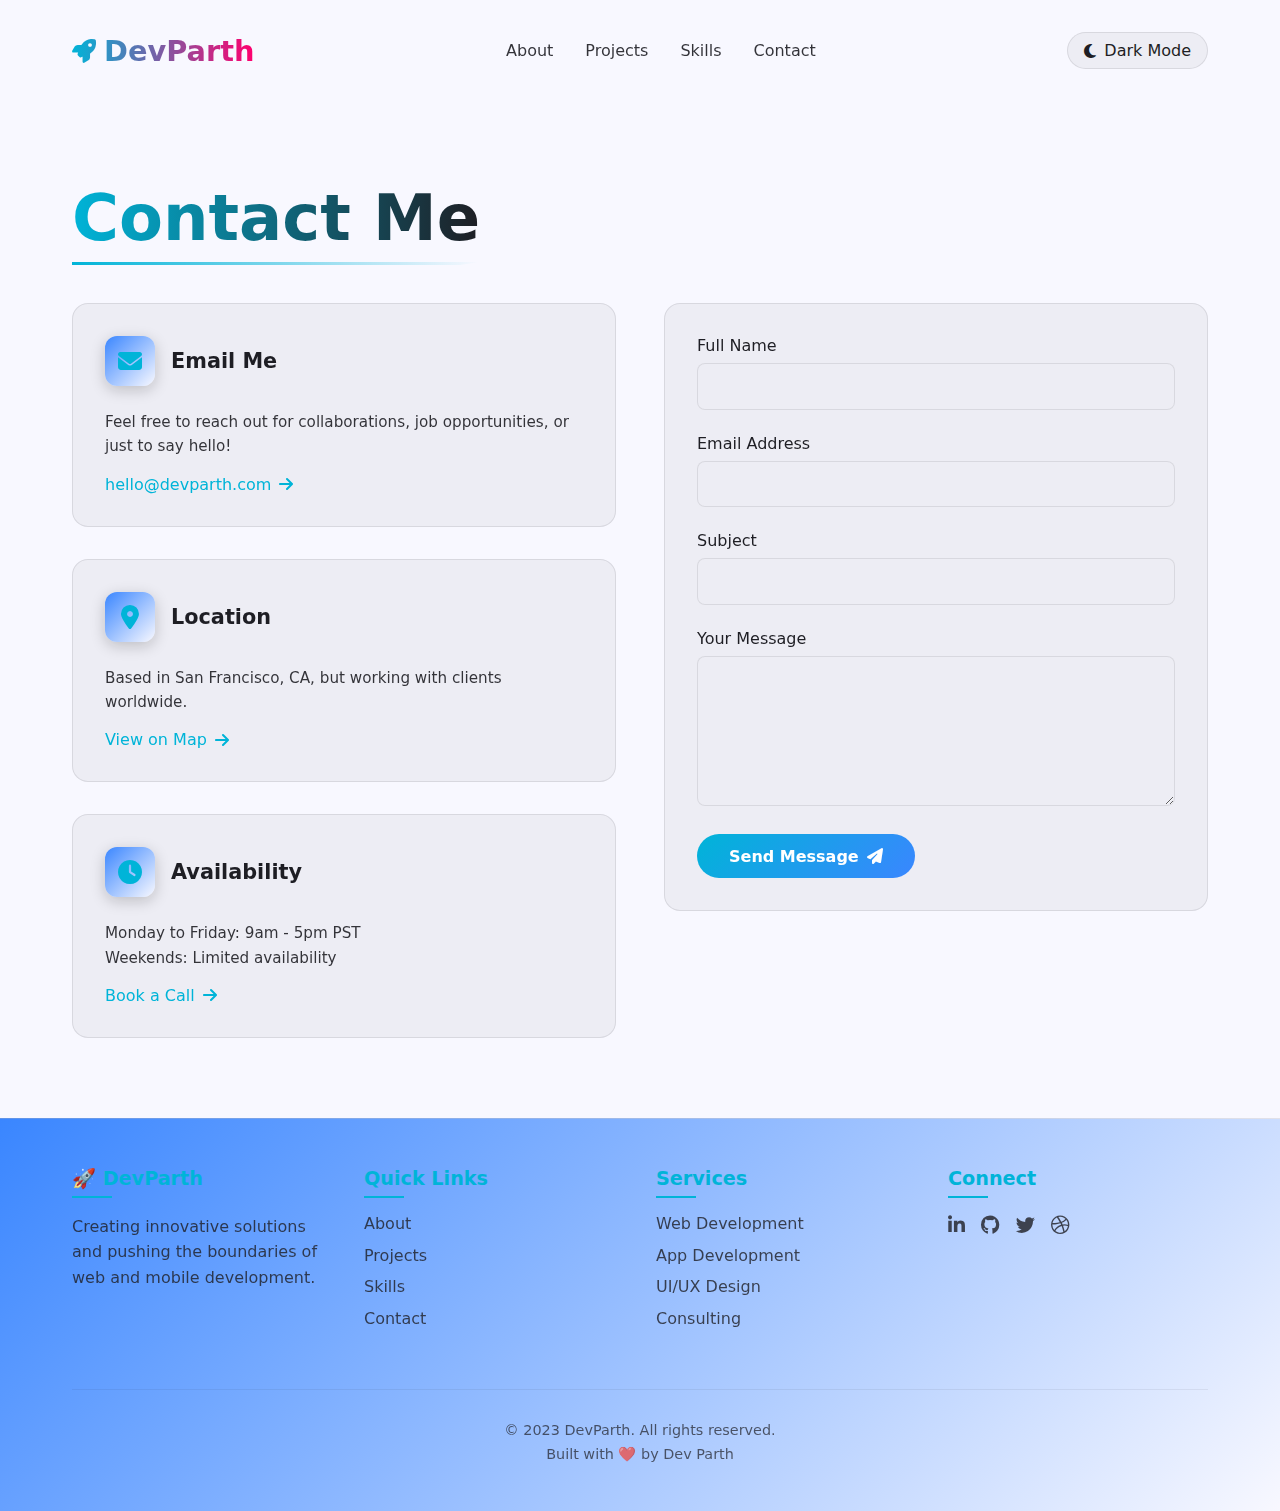
<file: contact.html>
<!DOCTYPE html>
<html lang="en" data-theme="dark">
<head>
    <meta charset="UTF-8">
    <meta name="viewport" content="width=device-width, initial-scale=1.0">
    <title>Dev Parth - Contact</title>
    <link rel="stylesheet" href="https://cdnjs.cloudflare.com/ajax/libs/font-awesome/6.4.0/css/all.min.css">
    <link rel="stylesheet" href="contact.css">
</head>
<body>
    <header>
        <div class="container nav-container">
            <a href="#" class="logo">
                <i class="fas fa-rocket"></i>
                <span>DevParth</span>
            </a>
            <nav class="nav-links">
                <a href="#about">About</a>
                <a href="#projects">Projects</a>
                <a href="#skills">Skills</a>
                <a href="#contact">Contact</a>
            </nav>
            <div class="theme-toggle" id="themeToggle">
                <i class="fas fa-moon"></i>
                <span>Dark Mode</span>
            </div>
        </div>
    </header>

    <section class="contact-section" id="contact">
        <div class="container">
            <h2 class="section-header">Contact Me</h2>
            
            <div class="contact-container">
                <div class="contact-info">
                    <div class="contact-card floating" style="animation-delay: 0.2s;">
                        <div class="contact-card-header">
                            <div class="contact-icon">
                                <i class="fas fa-envelope"></i>
                            </div>
                            <h3 class="contact-title">Email Me</h3>
                        </div>
                        <p class="contact-text">
                            Feel free to reach out for collaborations, job opportunities, or just to say hello!
                        </p>
                        <a href="mailto:hello@devparth.com" class="contact-link">
                            hello@devparth.com
                            <i class="fas fa-arrow-right"></i>
                        </a>
                    </div>
                    
                    <div class="contact-card floating" style="animation-delay: 0.4s;">
                        <div class="contact-card-header">
                            <div class="contact-icon">
                                <i class="fas fa-map-marker-alt"></i>
                            </div>
                            <h3 class="contact-title">Location</h3>
                        </div>
                        <p class="contact-text">
                            Based in San Francisco, CA, but working with clients worldwide.
                        </p>
                        <a href="https://maps.google.com?q=San+Francisco" target="_blank" class="contact-link">
                            View on Map
                            <i class="fas fa-arrow-right"></i>
                        </a>
                    </div>
                    
                    <div class="contact-card floating" style="animation-delay: 0.6s;">
                        <div class="contact-card-header">
                            <div class="contact-icon">
                                <i class="fas fa-clock"></i>
                            </div>
                            <h3 class="contact-title">Availability</h3>
                        </div>
                        <p class="contact-text">
                            Monday to Friday: 9am - 5pm PST<br>
                            Weekends: Limited availability
                        </p>
                        <a href="#" class="contact-link">
                            Book a Call
                            <i class="fas fa-arrow-right"></i>
                        </a>
                    </div>
                </div>
                
                <div class="contact-form">
                    <div class="success-message" id="successMessage">
                        <i class="fas fa-check-circle"></i>
                        Your message has been sent successfully! I'll get back to you soon.
                    </div>
                    <form id="contactForm">
                        <div class="form-group">
                            <label for="name" class="form-label">Full Name</label>
                            <input type="text" id="name" class="form-control" required>
                            <div class="error-message">Please enter your name</div>
                        </div>
                        
                        <div class="form-group">
                            <label for="email" class="form-label">Email Address</label>
                            <input type="email" id="email" class="form-control" required>
                            <div class="error-message">Please enter a valid email</div>
                        </div>
                        
                        <div class="form-group">
                            <label for="subject" class="form-label">Subject</label>
                            <input type="text" id="subject" class="form-control" required>
                            <div class="error-message">Please enter a subject</div>
                        </div>
                        
                        <div class="form-group">
                            <label for="message" class="form-label">Your Message</label>
                            <textarea id="message" class="form-control" required></textarea>
                            <div class="error-message">Please enter your message</div>
                        </div>
                        
                        <button type="submit" class="submit-btn">
                            Send Message
                            <i class="fas fa-paper-plane"></i>
                        </button>
                    </form>
                </div>
            </div>
        </div>
    </section>

    <footer>
        <div class="container">
            <div class="footer-container">
                <div class="footer-column">
                    <h3>🚀 DevParth</h3>
                    <p style="margin-top: 1rem; opacity: 0.8; line-height: 1.6;">
                        Creating innovative solutions and pushing the boundaries of web and mobile development.
                    </p>
                </div>
                
                <div class="footer-column">
                    <h3>Quick Links</h3>
                    <ul class="footer-links">
                        <li><a href="#about">About</a></li>
                        <li><a href="#projects">Projects</a></li>
                        <li><a href="#skills">Skills</a></li>
                        <li><a href="#contact">Contact</a></li>
                    </ul>
                </div>
                
                <div class="footer-column">
                    <h3>Services</h3>
                    <ul class="footer-links">
                        <li><a href="#web-dev">Web Development</a></li>
                        <li><a href="#app-dev">App Development</a></li>
                        <li><a href="#ui-design">UI/UX Design</a></li>
                        <li><a href="#consulting">Consulting</a></li>
                    </ul>
                </div>
                
                <div class="footer-column">
                    <h3>Connect</h3>
                    <div class="social-links">
                        <a href="https://linkedin.com/in/devparth" target="_blank" aria-label="LinkedIn"><i class="fab fa-linkedin-in"></i></a>
                        <a href="https://github.com/devparth" target="_blank" aria-label="GitHub"><i class="fab fa-github"></i></a>
                        <a href="https://twitter.com/devparth" target="_blank" aria-label="Twitter"><i class="fab fa-twitter"></i></a>
                        <a href="https://dribbble.com/devparth" target="_blank" aria-label="Dribbble"><i class="fab fa-dribbble"></i></a>
                    </div>
                </div>
            </div>
            
            <div class="footer-bottom">
                <div>© 2023 DevParth. All rights reserved.</div>
                <span class="built-with">Built with ❤️ by Dev Parth</span>
            </div>
        </div>
    </footer>

    <script src="contact.js"></script>
</body>
</html>
</file>
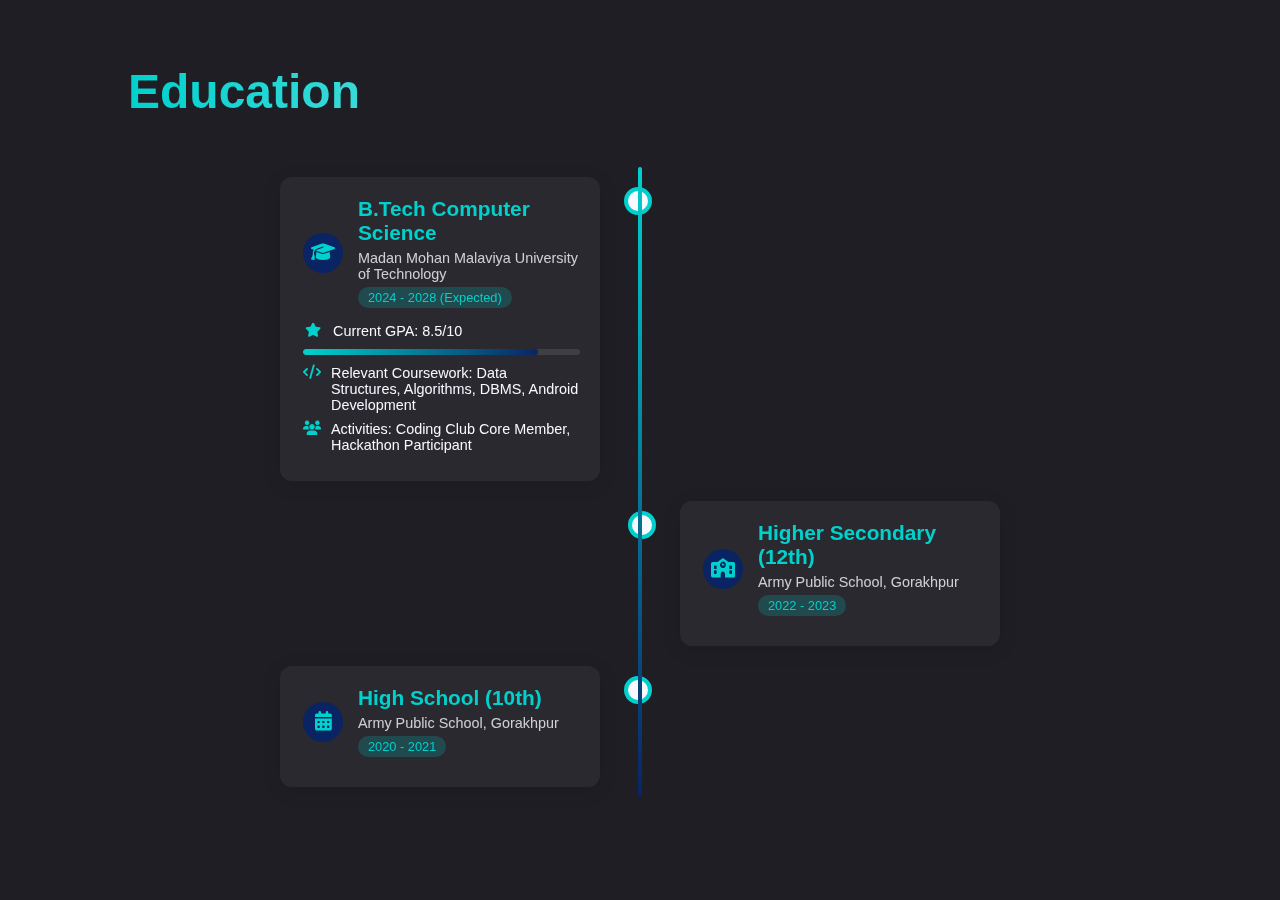
<file: education.html>
<!DOCTYPE html>
<html lang="en">
<head>
    <meta charset="UTF-8">
    <meta name="viewport" content="width=device-width, initial-scale=1.0">
    <title>Dev Parth - Education</title>
    <link rel="stylesheet" href="https://cdnjs.cloudflare.com/ajax/libs/font-awesome/6.4.0/css/all.min.css">
   <link rel="stylesheet" href="education.css">
</head>
<body>
    <section class="education">
        <h2 class="section-title">Education</h2>
        
        <div class="timeline">
            <!-- Item 1 -->
            <div class="timeline-item">
                <div class="timeline-card">
                    <div class="timeline-header">
                        <div class="timeline-icon">
                            <i class="fas fa-graduation-cap"></i>
                        </div>
                        <div class="timeline-content">
                            <h3>B.Tech Computer Science</h3>
                            <p>Madan Mohan Malaviya University of Technology</p>
                            <span class="timeline-date">2024 - 2028 (Expected)</span>
                        </div>
                    </div>
                    
                    <div class="timeline-details">
                        <div class="detail-item">
                            <i class="fas fa-star"></i>
                            <span>Current GPA: 8.5/10</span>
                        </div>
                        <div class="gpa-bar">
                            <div class="gpa-progress" style="width: 85%"></div>
                        </div>
                        <div class="detail-item">
                            <i class="fas fa-code"></i>
                            <span>Relevant Coursework: Data Structures, Algorithms, DBMS, Android Development</span>
                        </div>
                        <div class="detail-item">
                            <i class="fas fa-users"></i>
                            <span>Activities: Coding Club Core Member, Hackathon Participant</span>
                        </div>
                    </div>
                </div>
            </div>
            
            <!-- Item 2 -->
            <div class="timeline-item">
                <div class="timeline-card">
                    <div class="timeline-header">
                        <div class="timeline-icon">
                            <i class="fas fa-school"></i>
                        </div>
                        <div class="timeline-content">
                            <h3>Higher Secondary (12th)</h3>
                            <p>Army Public School, Gorakhpur</p>
                            <span class="timeline-date">2022 - 2023</span>
                        </div>
                    </div>
                    
                    <div class="timeline-details">
                        <div class="detail-item">
                            <i class="fas fa-star"></i>
                            <span>Final Grade: 71.00%</span>
                        </div>
                        <div class="gpa-bar">
                            <div class="gpa-progress" style="width: 71%"></div>
                        </div>
                        <div class="detail-item">
                            <i class="fas fa-flask"></i>
                            <span>Stream: Physics, Chemistry, Mathematics, Computer Science</span>
                        </div>
                        <div class="detail-item">
                            <i class="fas fa-trophy"></i>
                            <span>Achievements: Organized quiz competitions, Basketball team captain</span>
                        </div>
                    </div>
                </div>
            </div>
            
            <!-- Item 3 -->
            <div class="timeline-item">
                <div class="timeline-card">
                    <div class="timeline-header">
                        <div class="timeline-icon">
                            <i class="fas fa-calendar-alt"></i>
                        </div>
                        <div class="timeline-content">
                            <h3>High School (10th)</h3>
                            <p>Army Public School, Gorakhpur</p>
                            <span class="timeline-date">2020 - 2021</span>
                        </div>
                    </div>
                    
                    <div class="timeline-details">
                        <div class="detail-item">
                            <i class="fas fa-star"></i>
                            <span>Final Grade: 83.40%</span>
                        </div>
                        <div class="gpa-bar">
                            <div class="gpa-progress" style="width: 83.4%"></div>
                        </div>
                        <div class="detail-item">
                            <i class="fas fa-paint-brush"></i>
                            <span>Activities: Creative writing, Science exhibitions</span>
                        </div>
                        <div class="detail-item">
                            <i class="fas fa-medal"></i>
                            <span>Achievements: Poetry competition winner</span>
                        </div>
                    </div>
                </div>
            </div>
        </div>
    </section>
<script src="education.js"></script>
</body>
</html>
</file>
<file: contact.css>
:root {
            --primary: #0A2463;
            --secondary: #00D1CD;
            --accent: #FF3E41;
            --dark: #1E1E24;
            --light: #F8F8FF;
            --glass: rgba(255, 255, 255, 0.05);
            --glass-border: rgba(255, 255, 255, 0.1);
            --success: #4BB543;
        }

        [data-theme="light"] {
            --primary: #3A86FF;
            --secondary: #00B4D8;
            --accent: #FF006E;
            --dark: #F8F8FF;
            --light: #1E1E24;
            --glass: rgba(30, 30, 36, 0.05);
            --glass-border: rgba(30, 30, 36, 0.1);
        }

        * {
            margin: 0;
            padding: 0;
            box-sizing: border-box;
            font-family: 'Poppins', system-ui, -apple-system, sans-serif;
        }
        
        @import url('https://fonts.googleapis.com/css2?family=Poppins:wght@300;400;600;700&display=swap');
        
        body {
            background-color: var(--dark);
            color: var(--light);
            min-height: 100vh;
            transition: all 0.5s ease;
        }

        .container {
            max-width: 1200px;
            margin: 0 auto;
            padding: 0 2rem;
        }

        /* Header Styles */
        header {
            padding: 2rem 0;
            position: relative;
            z-index: 10;
        }

        .nav-container {
            display: flex;
            justify-content: space-between;
            align-items: center;
        }

        .logo {
            font-size: 1.8rem;
            font-weight: 700;
            background: linear-gradient(90deg, var(--secondary), var(--accent));
            -webkit-background-clip: text;
            background-clip: text;
            color: transparent;
            text-decoration: none;
            display: flex;
            align-items: center;
            gap: 0.5rem;
        }

        .logo i {
            font-size: 1.5rem;
        }

        .nav-links {
            display: flex;
            gap: 2rem;
        }

        .nav-links a {
            color: var(--light);
            text-decoration: none;
            font-weight: 500;
            position: relative;
            opacity: 0.9;
            transition: all 0.3s ease;
        }

        .nav-links a:hover {
            opacity: 1;
            color: var(--secondary);
        }

        .nav-links a::after {
            content: '';
            position: absolute;
            bottom: -5px;
            left: 0;
            width: 0;
            height: 2px;
            background: var(--secondary);
            transition: width 0.3s ease;
        }

        .nav-links a:hover::after {
            width: 100%;
        }

        .theme-toggle {
            background: var(--glass);
            border: 1px solid var(--glass-border);
            border-radius: 50px;
            padding: 0.5rem 1rem;
            display: flex;
            align-items: center;
            gap: 0.5rem;
            cursor: pointer;
            transition: all 0.3s ease;
        }

        .theme-toggle:hover {
            border-color: var(--secondary);
        }

        /* Contact Section */
        .contact-section {
            padding: 5rem 0;
            position: relative;
        }

        .section-header {
            font-size: clamp(2.5rem, 5vw, 4rem);
            margin-bottom: 3rem;
            background: linear-gradient(90deg, var(--secondary), var(--light));
            -webkit-background-clip: text;
            background-clip: text;
            color: transparent;
            width: fit-content;
            position: relative;
        }

        .section-header::after {
            content: '';
            position: absolute;
            left: 0;
            bottom: -10px;
            width: 100%;
            height: 3px;
            background: linear-gradient(90deg, var(--secondary), transparent);
            clip-path: polygon(0% 0%, 100% 0%, 95% 100%, 0% 100%);
        }

        .contact-container {
            display: grid;
            grid-template-columns: repeat(auto-fit, minmax(300px, 1fr));
            gap: 3rem;
            align-items: start;
        }

        .contact-info {
            display: flex;
            flex-direction: column;
            gap: 2rem;
        }

        .contact-card {
            background: var(--glass);
            backdrop-filter: blur(12px);
            border-radius: 16px;
            padding: 2rem;
            border: 1px solid var(--glass-border);
            transition: all 0.4s ease;
        }

        .contact-card:hover {
            transform: translateY(-5px);
            box-shadow: 0 10px 30px rgba(0, 209, 205, 0.1);
            border-color: var(--secondary);
        }

        .contact-card-header {
            display: flex;
            align-items: center;
            gap: 1rem;
            margin-bottom: 1.5rem;
        }

        .contact-icon {
            width: 50px;
            height: 50px;
            background: linear-gradient(135deg, var(--primary), var(--dark));
            border-radius: 12px;
            display: flex;
            align-items: center;
            justify-content: center;
            font-size: 1.5rem;
            color: var(--secondary);
            box-shadow: 0 4px 15px rgba(0, 0, 0, 0.2);
        }

        .contact-title {
            font-size: 1.3rem;
            color: var(--light);
        }

        .contact-text {
            line-height: 1.6;
            margin-bottom: 1rem;
            font-size: 0.95rem;
            opacity: 0.9;
        }

        .contact-link {
            color: var(--secondary);
            text-decoration: none;
            display: inline-flex;
            align-items: center;
            gap: 0.5rem;
            transition: all 0.3s ease;
        }

        .contact-link:hover {
            text-decoration: underline;
        }

        /* Contact Form */
        .contact-form {
            background: var(--glass);
            backdrop-filter: blur(12px);
            border-radius: 16px;
            padding: 2rem;
            border: 1px solid var(--glass-border);
            transition: all 0.4s ease;
        }

        .form-group {
            margin-bottom: 1.5rem;
            position: relative;
        }

        .form-label {
            display: block;
            margin-bottom: 0.5rem;
            font-weight: 500;
            color: var(--light);
        }

        .form-control {
            width: 100%;
            padding: 0.8rem 1rem;
            background: rgba(255, 255, 255, 0.05);
            border: 1px solid var(--glass-border);
            border-radius: 8px;
            color: var(--light);
            font-size: 1rem;
            transition: all 0.3s ease;
        }

        .form-control:focus {
            outline: none;
            border-color: var(--secondary);
            box-shadow: 0 0 0 2px rgba(0, 209, 205, 0.2);
        }

        textarea.form-control {
            min-height: 150px;
            resize: vertical;
        }

        .submit-btn {
            background: linear-gradient(135deg, var(--secondary), var(--primary));
            color: white;
            border: none;
            padding: 0.8rem 2rem;
            border-radius: 50px;
            font-size: 1rem;
            font-weight: 600;
            cursor: pointer;
            transition: all 0.3s ease;
            display: inline-flex;
            align-items: center;
            gap: 0.5rem;
        }

        .submit-btn:hover {
            transform: translateY(-3px);
            box-shadow: 0 10px 20px rgba(0, 209, 205, 0.2);
        }

        .submit-btn i {
            transition: transform 0.3s ease;
        }

        .submit-btn:hover i {
            transform: translateX(5px);
        }

        /* Form Validation */
        .error-message {
            color: var(--accent);
            font-size: 0.8rem;
            margin-top: 0.3rem;
            display: none;
        }

        .form-group.error .error-message {
            display: block;
        }

        .form-group.error .form-control {
            border-color: var(--accent);
        }

        .form-group.success .form-control {
            border-color: var(--success);
        }

        .success-message {
            display: none;
            background: rgba(75, 181, 67, 0.1);
            border: 1px solid var(--success);
            color: var(--success);
            padding: 1rem;
            border-radius: 8px;
            margin-bottom: 1.5rem;
            text-align: center;
        }

        /* Footer Styles */
        footer {
            background: linear-gradient(135deg, var(--primary), var(--dark));
            color: var(--light);
            padding: 3rem 0;
            border-top: 1px solid var(--glass-border);
        }

        .footer-container {
            display: grid;
            grid-template-columns: repeat(4, 1fr);
            gap: 2rem;
        }

        .footer-column h3 {
            font-size: 1.2rem;
            margin-bottom: 1.5rem;
            color: var(--secondary);
            position: relative;
        }

        .footer-column h3::after {
            content: '';
            position: absolute;
            left: 0;
            bottom: -8px;
            width: 40px;
            height: 2px;
            background: var(--secondary);
        }

        .footer-links {
            list-style: none;
        }

        .footer-links li {
            margin-bottom: 0.8rem;
        }

        .footer-links a {
            color: var(--light);
            text-decoration: none;
            transition: all 0.3s ease;
            opacity: 0.8;
        }

        .footer-links a:hover {
            color: var(--secondary);
            opacity: 1;
            padding-left: 5px;
        }

        .social-links {
            display: flex;
            gap: 1rem;
            margin-top: 1.5rem;
        }

        .social-links a {
            color: var(--light);
            font-size: 1.2rem;
            transition: all 0.3s ease;
            opacity: 0.8;
        }

        .social-links a:hover {
            color: var(--secondary);
            opacity: 1;
            transform: translateY(-3px);
        }

        .footer-bottom {
            text-align: center;
            margin-top: 3rem;
            padding-top: 2rem;
            border-top: 1px solid var(--glass-border);
            font-size: 0.9rem;
            opacity: 0.7;
        }

        .built-with {
            margin-top: 0.5rem;
            display: block;
        }

        /* Responsive Styles */
        @media (max-width: 900px) {
            .footer-container {
                grid-template-columns: repeat(2, 1fr);
                gap: 2rem;
            }
        }

        @media (max-width: 768px) {
            .nav-container {
                flex-direction: column;
                gap: 1.5rem;
            }

            .nav-links {
                gap: 1.5rem;
            }

            .contact-container {
                grid-template-columns: 1fr;
            }
        }

        @media (max-width: 600px) {
            .footer-container {
                grid-template-columns: 1fr;
                gap: 2rem;
            }
            
            .footer-column h3::after {
                left: 50%;
                transform: translateX(-50%);
            }
            
            .social-links {
                justify-content: center;
            }
        }

        /* Animations */
        @keyframes float {
            0%, 100% { transform: translateY(0); }
            50% { transform: translateY(-10px); }
        }

        .floating {
            animation: float 3s ease-in-out infinite;
        }
</file>
<file: education.css>
:root {
            --primary: #0A2463;
            --secondary: #00D1CD;
            --accent: #FF3E41;
            --dark: #1E1E24;
            --light: #F8F8FF;
        }
        
        * {
            margin: 0;
            padding: 0;
            box-sizing: border-box;
            font-family: 'Poppins', sans-serif;
        }
        
        @import url('https://fonts.googleapis.com/css2?family=Poppins:wght@300;400;600;700&display=swap');
        
        body {
            background-color: var(--dark);
            color: var(--light);
        }
        
        .education {
            padding: 5% 10%;
            position: relative;
        }
        
        .section-title {
            font-size: 3rem;
            margin-bottom: 3rem;
            background: linear-gradient(to right, var(--secondary), var(--light));
            -webkit-background-clip: text;
            background-clip: text;
            color: transparent;
        }
        
        .timeline {
            position: relative;
            max-width: 800px;
            margin: 0 auto;
        }
        
        /* Vertical Line */
        .timeline::after {
            content: '';
            position: absolute;
            width: 4px;
            background: linear-gradient(to bottom, var(--secondary), var(--primary));
            top: 0;
            bottom: 0;
            left: 50%;
            margin-left: -2px;
            border-radius: 10px;
            z-index: 1;
        }
        
        .timeline-item {
            padding: 10px 40px;
            position: relative;
            width: 50%;
            opacity: 0;
            transform: translateY(30px);
            transition: all 0.5s ease;
        }
        
        .timeline-item.visible {
            opacity: 1;
            transform: translateY(0);
        }
        
        .timeline-item:nth-child(odd) {
            left: 0;
        }
        
        .timeline-item:nth-child(even) {
            left: 50%;
        }
        
        /* Timeline Dot */
        .timeline-item::after {
            content: '';
            position: absolute;
            width: 20px;
            height: 20px;
            background-color: var(--light);
            border: 4px solid var(--secondary);
            border-radius: 50%;
            top: 20px;
            z-index: 2;
        }
        
        .timeline-item:nth-child(odd)::after {
            right: -12px;
        }
        
        .timeline-item:nth-child(even)::after {
            left: -12px;
        }
        
        .timeline-card {
            background: rgba(255, 255, 255, 0.05);
            backdrop-filter: blur(10px);
            border-radius: 12px;
            padding: 20px;
            box-shadow: 0 4px 20px rgba(0, 0, 0, 0.1);
            transition: all 0.3s ease;
            cursor: pointer;
            border-left: 3px solid transparent;
        }
        
        .timeline-card:hover {
            transform: translateY(-5px);
            background: rgba(255, 255, 255, 0.1);
            border-left: 3px solid var(--secondary);
            box-shadow: 0 8px 30px rgba(0, 209, 205, 0.2);
        }
        
        .timeline-header {
            display: flex;
            align-items: center;
            margin-bottom: 10px;
        }
        
        .timeline-icon {
            width: 40px;
            height: 40px;
            background: var(--primary);
            border-radius: 50%;
            display: flex;
            align-items: center;
            justify-content: center;
            margin-right: 15px;
            flex-shrink: 0;
            font-size: 1.2rem;
            color: var(--secondary);
        }
        
        .timeline-content h3 {
            font-size: 1.3rem;
            margin-bottom: 5px;
            color: var(--secondary);
        }
        
        .timeline-content p {
            opacity: 0.8;
            font-size: 0.9rem;
        }
        
        .timeline-date {
            display: inline-block;
            background: rgba(0, 209, 205, 0.2);
            color: var(--secondary);
            padding: 3px 10px;
            border-radius: 20px;
            font-size: 0.8rem;
            margin-top: 5px;
        }
        
        .timeline-details {
            max-height: 0;
            overflow: hidden;
            transition: max-height 0.5s ease, margin-top 0.3s ease;
        }
        
        .timeline-card.active .timeline-details {
            max-height: 300px;
            margin-top: 15px;
        }
        
        .detail-item {
            display: flex;
            margin-bottom: 8px;
            font-size: 0.9rem;
        }
        
        .detail-item i {
            color: var(--secondary);
            margin-right: 10px;
            width: 20px;
            text-align: center;
        }
        
        .gpa-bar {
            height: 6px;
            background: rgba(255, 255, 255, 0.1);
            border-radius: 3px;
            margin: 10px 0;
            overflow: hidden;
        }
        
        .gpa-progress {
            height: 100%;
            background: linear-gradient(to right, var(--secondary), var(--primary));
            border-radius: 3px;
            transition: width 1s ease;
        }
        
        /* Responsive */
        @media (max-width: 768px) {
            .timeline::after {
                left: 31px;
            }
            
            .timeline-item {
                width: 100%;
                padding-left: 70px;
                padding-right: 25px;
            }
            
            .timeline-item:nth-child(even) {
                left: 0;
            }
            
            .timeline-item::after {
                left: 21px;
            }
            
            .timeline-item:nth-child(odd)::after,
            .timeline-item:nth-child(even)::after {
                left: 21px;
            }
        }
</file>
